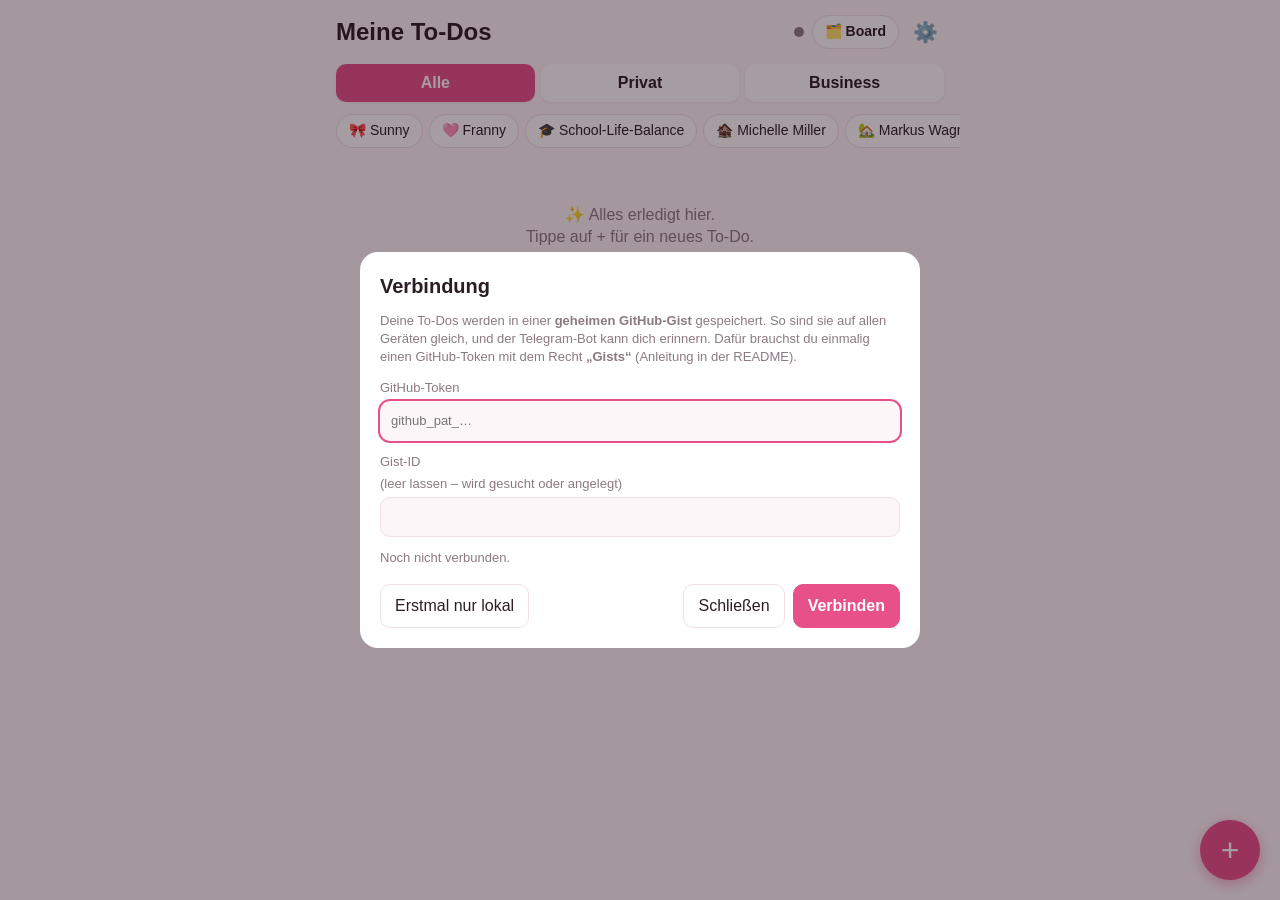
<file: docs/index.html>
<!doctype html>
<html lang="de">
<head>
<meta charset="utf-8">
<meta name="viewport" content="width=device-width, initial-scale=1, viewport-fit=cover">
<title>Meine To-Dos</title>
<meta name="theme-color" content="#e8508a">
<meta name="apple-mobile-web-app-capable" content="yes">
<meta name="apple-mobile-web-app-title" content="To-Dos">
<meta name="apple-mobile-web-app-status-bar-style" content="default">
<link rel="manifest" href="manifest.webmanifest">
<link rel="icon" href="icons/icon-192.png">
<link rel="apple-touch-icon" href="icons/icon-180.png">
<link rel="stylesheet" href="style.css">
</head>
<body>
<header class="top">
  <h1>Meine To-Dos</h1>
  <span id="sync" class="sync" title="Synchronisierung"></span>
  <button id="btnMode" class="mode-btn">🗂️ Board</button>
  <button id="btnSettings" class="icon-btn" aria-label="Einstellungen">⚙️</button>
</header>

<nav class="areas" id="areas"></nav>
<nav class="cats" id="cats"></nav>

<main id="list"></main>

<button id="btnAdd" class="fab" aria-label="Neues To-Do">+</button>

<!-- To-Do bearbeiten -->
<dialog id="dlgTodo" class="sheet">
  <form method="dialog" id="todoForm">
    <h2 id="todoHeading">Neues To-Do</h2>
    <input id="fTitle" class="title-input" placeholder="Was ist zu tun?" autocomplete="off" required>
    <div class="field-label">Kategorie</div>
    <div id="fCats" class="cat-pick"></div>
    <div class="field-label">Status</div>
    <div id="fStatus" class="cat-pick"></div>
    <div class="row">
      <label>Datum<input type="date" id="fDate"></label>
      <label>Uhrzeit<input type="time" id="fTime"></label>
    </div>
    <label>Erinnerung
      <select id="fRemind">
        <option value="">Keine</option>
        <option value="0">Zum Termin</option>
        <option value="15">15 Min. vorher</option>
        <option value="60">1 Std. vorher</option>
        <option value="180">3 Std. vorher</option>
        <option value="1440">1 Tag vorher</option>
        <option value="abend">Am Vorabend, 19 Uhr</option>
      </select>
    </label>
    <p class="hint" id="remindHint"></p>
    <label>Notizen<textarea id="fNotes" rows="3"></textarea></label>
    <div class="actions">
      <button type="button" id="btnDelete" class="btn danger">Löschen</button>
      <span class="spacer"></span>
      <button type="button" id="btnCancel" class="btn">Abbrechen</button>
      <button type="submit" class="btn primary">Speichern</button>
    </div>
  </form>
</dialog>

<!-- Einrichtung / Einstellungen -->
<dialog id="dlgSettings" class="sheet">
  <form method="dialog" id="settingsForm">
    <h2>Verbindung</h2>
    <p class="hint">Deine To-Dos werden in einer <b>geheimen GitHub-Gist</b> gespeichert. So sind sie auf allen Geräten gleich,
      und der Telegram-Bot kann dich erinnern. Dafür brauchst du einmalig einen GitHub-Token mit dem Recht <b>„Gists“</b>
      (Anleitung in der README).</p>
    <label>GitHub-Token<input id="sToken" type="password" autocomplete="off" placeholder="github_pat_…"></label>
    <label>Gist-ID <span class="muted">(leer lassen – wird gesucht oder angelegt)</span><input id="sGist" autocomplete="off"></label>
    <p id="sStatus" class="hint"></p>
    <div id="homeSetup" class="home-setup" hidden>
      <button type="button" id="btnHomeSetup" class="btn">📱 Für den Home-Bildschirm vorbereiten</button>
      <p id="homeHint" class="hint" hidden>Fertig ✅ Jetzt in Safari unten auf <b>Teilen</b> (□↑) tippen → <b>Zum Home-Bildschirm</b>.
        Das Symbol merkt sich die Verbindung, du musst den Token dort nicht mehr eingeben.
        Die Adresse enthält jetzt deinen Token – bitte nicht weitergeben.</p>
    </div>
    <div class="actions">
      <button type="button" id="btnLocal" class="btn">Erstmal nur lokal</button>
      <span class="spacer"></span>
      <button type="button" id="btnCloseSettings" class="btn">Schließen</button>
      <button type="submit" id="btnConnect" class="btn primary">Verbinden</button>
    </div>
  </form>
</dialog>

<script src="app.js"></script>
</body>
</html>
</file>
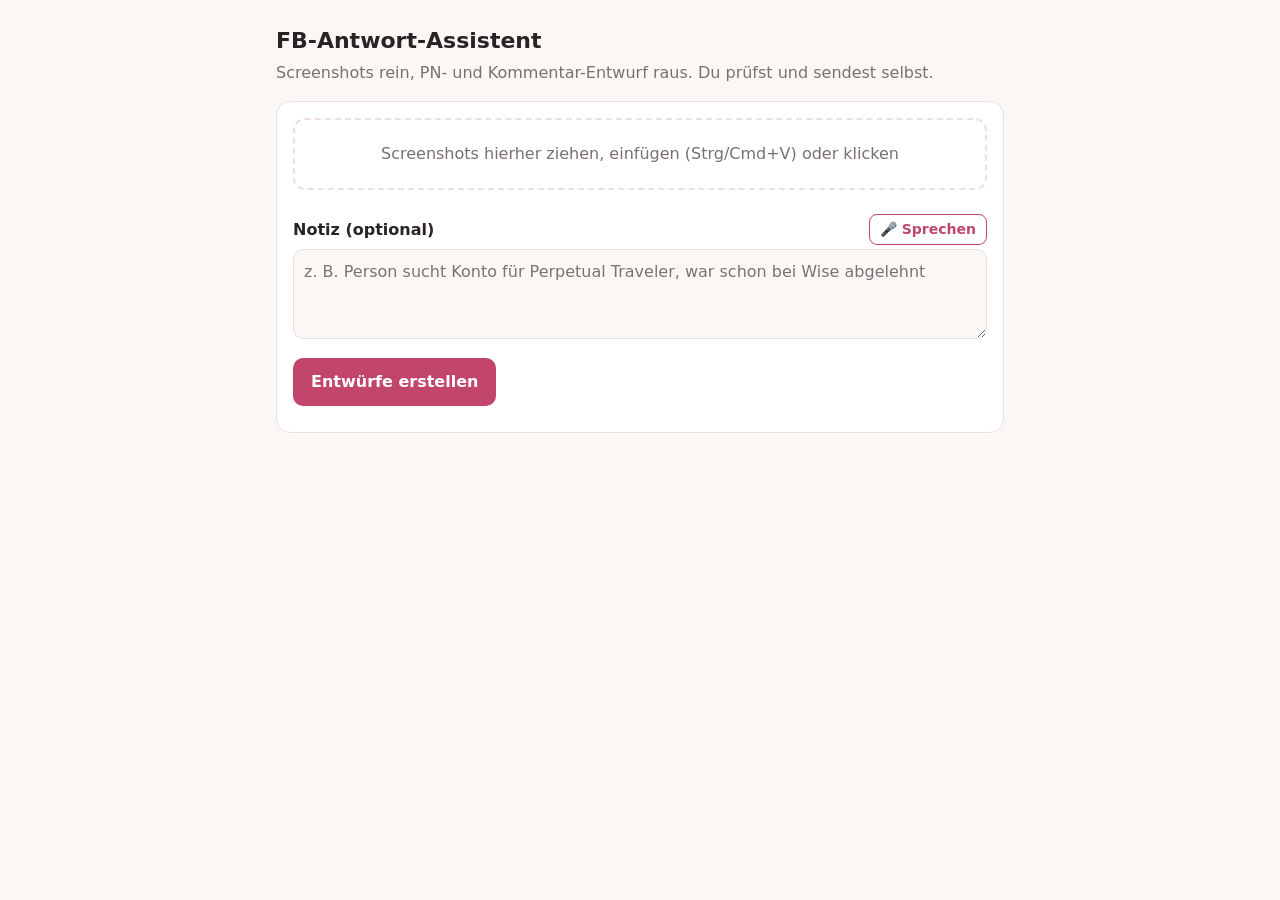
<file: fb-assistent/static/index.html>
<!doctype html>
<html lang="de">
<head>
<meta charset="utf-8">
<meta name="viewport" content="width=device-width, initial-scale=1">
<title>FB-Antwort-Assistent</title>
<style>
  :root { --bg:#faf7f5; --card:#fff; --text:#2a2326; --muted:#7a6f73; --accent:#c2456b; --line:#eadfe2; }
  @media (prefers-color-scheme: dark) { :root { --bg:#1b1719; --card:#262124; --text:#f3eced; --muted:#a89ca0; --accent:#e5799a; --line:#3a3236; } }
  * { box-sizing:border-box; }
  body { margin:0; background:var(--bg); color:var(--text); font:16px/1.5 system-ui,sans-serif; }
  main { max-width:760px; margin:0 auto; padding:16px; }
  h1 { font-size:22px; margin:8px 0 4px; }
  p.sub { color:var(--muted); margin:0 0 16px; }
  .card { background:var(--card); border:1px solid var(--line); border-radius:14px; padding:16px; margin-bottom:14px; }
  .drop { border:2px dashed var(--line); border-radius:12px; padding:22px; text-align:center; color:var(--muted); cursor:pointer; }
  .drop.over { border-color:var(--accent); }
  .thumbs { display:flex; flex-wrap:wrap; gap:8px; margin-top:12px; }
  .thumbs div { position:relative; }
  .thumbs img { height:80px; border-radius:8px; border:1px solid var(--line); }
  .thumbs button { position:absolute; top:-6px; right:-6px; border-radius:50%; width:22px; height:22px; border:0; background:var(--accent); color:#fff; cursor:pointer; }
  textarea { width:100%; min-height:90px; padding:10px; border:1px solid var(--line); border-radius:10px; background:var(--bg); color:var(--text); font:inherit; resize:vertical; }
  button.primary { background:var(--accent); color:#fff; border:0; border-radius:10px; padding:12px 18px; font:inherit; font-weight:600; cursor:pointer; margin-top:12px; }
  button.primary:disabled { opacity:.5; cursor:wait; }
  button.small { background:transparent; color:var(--accent); border:1px solid var(--accent); border-radius:8px; padding:4px 10px; font:inherit; font-size:14px; cursor:pointer; }
  .row { display:flex; align-items:center; justify-content:space-between; gap:8px; margin:12px 0 4px; font-weight:600; }
  .tag { display:inline-block; font-size:12px; padding:2px 8px; border-radius:99px; border:1px solid var(--line); color:var(--muted); margin-left:6px; }
  .skip { color:var(--muted); }
  .err { color:#c0392b; margin-top:10px; }
  .mic { margin-left:8px; }
</style>
</head>
<body>
<main>
  <h1>FB-Antwort-Assistent</h1>
  <p class="sub">Screenshots rein, PN- und Kommentar-Entwurf raus. Du prüfst und sendest selbst.</p>

  <div class="card">
    <div class="drop" id="drop">Screenshots hierher ziehen, einfügen (Strg/Cmd+V) oder klicken</div>
    <input type="file" id="file" accept="image/*" multiple hidden>
    <div class="thumbs" id="thumbs"></div>
    <div class="row"><span>Notiz (optional)</span><button class="small mic" id="mic" type="button">🎤 Sprechen</button></div>
    <textarea id="notiz" placeholder="z. B. Person sucht Konto für Perpetual Traveler, war schon bei Wise abgelehnt"></textarea>
    <button class="primary" id="go">Entwürfe erstellen</button>
    <div class="err" id="err"></div>
  </div>

  <div id="out"></div>
</main>
<script>
const files = [];
const $ = id => document.getElementById(id);

function render() {
  $('thumbs').innerHTML = '';
  files.forEach((f, i) => {
    const d = document.createElement('div');
    const img = document.createElement('img'); img.src = URL.createObjectURL(f);
    const b = document.createElement('button'); b.textContent = '×'; b.onclick = () => { files.splice(i,1); render(); };
    d.append(img, b); $('thumbs').append(d);
  });
}

// Bild auf max. 1600 px verkleinern, damit Uploads klein und schnell bleiben
function verkleinern(file) {
  return new Promise(res => {
    const img = new Image();
    img.onload = () => {
      const s = Math.min(1, 1600 / Math.max(img.width, img.height));
      const c = document.createElement('canvas');
      c.width = Math.round(img.width * s); c.height = Math.round(img.height * s);
      c.getContext('2d').drawImage(img, 0, 0, c.width, c.height);
      c.toBlob(b => res(new File([b], 'screenshot.jpg', {type:'image/jpeg'})), 'image/jpeg', 0.85);
    };
    img.onerror = () => res(file);
    img.src = URL.createObjectURL(file);
  });
}

async function addFiles(list) {
  for (const f of list) if (f.type.startsWith('image/')) files.push(await verkleinern(f));
  render();
}

$('drop').onclick = () => $('file').click();
$('file').onchange = e => { addFiles(e.target.files); e.target.value = ''; };
$('drop').ondragover = e => { e.preventDefault(); $('drop').classList.add('over'); };
$('drop').ondragleave = () => $('drop').classList.remove('over');
$('drop').ondrop = e => { e.preventDefault(); $('drop').classList.remove('over'); addFiles(e.dataTransfer.files); };
document.addEventListener('paste', e => addFiles([...e.clipboardData.files]));

// Sprache -> Text (Browser-Spracherkennung, wo verfügbar)
const SR = window.SpeechRecognition || window.webkitSpeechRecognition;
if (!SR) $('mic').style.display = 'none';
else {
  let rec = null;
  $('mic').onclick = () => {
    if (rec) { rec.stop(); return; }
    rec = new SR(); rec.lang = 'de-DE'; rec.continuous = true; rec.interimResults = false;
    rec.onresult = e => { for (let i = e.resultIndex; i < e.results.length; i++) $('notiz').value += (e.results[i][0].transcript + ' '); };
    rec.onend = () => { rec = null; $('mic').textContent = '🎤 Sprechen'; };
    rec.start(); $('mic').textContent = '⏹ Stopp';
  };
}

function textBlock(titel, wert) {
  const wrap = document.createElement('div');
  const row = document.createElement('div'); row.className = 'row';
  const t = document.createElement('span'); t.textContent = titel;
  const b = document.createElement('button'); b.className = 'small'; b.textContent = 'Kopieren';
  const ta = document.createElement('textarea'); ta.value = wert;
  b.onclick = async () => { await navigator.clipboard.writeText(ta.value); b.textContent = 'Kopiert ✓'; setTimeout(() => b.textContent = 'Kopieren', 1500); };
  row.append(t, b); wrap.append(row, ta); return wrap;
}

function karte(p) {
  const c = document.createElement('div'); c.className = 'card';
  const h = document.createElement('div'); h.style.fontWeight = '700';
  h.textContent = p.name; const tag = document.createElement('span'); tag.className = 'tag'; tag.textContent = p.thema; h.append(tag);
  const k = document.createElement('p'); k.className = p.sucht_hilfe ? '' : 'skip';
  k.textContent = (p.sucht_hilfe ? '' : 'Kein Entwurf: ') + p.einschaetzung + (p.post_kurz ? ' (' + p.post_kurz + ')' : '');
  c.append(h, k);
  if (p.sucht_hilfe) c.append(textBlock('PN', p.pn), textBlock('Kommentar (öffentlich)', p.kommentar));
  return c;
}

$('go').onclick = async () => {
  $('err').textContent = ''; $('out').innerHTML = '';
  if (!files.length) { $('err').textContent = 'Bitte zuerst Screenshots hinzufügen.'; return; }
  $('go').disabled = true; $('go').textContent = 'Wird ausgewertet …';
  const fd = new FormData(); files.forEach(f => fd.append('bilder', f)); fd.append('notiz', $('notiz').value);
  try {
    const r = await fetch('/analyze', { method:'POST', body: fd });
    const j = await r.json();
    if (!r.ok) throw new Error(j.fehler || 'Unbekannter Fehler');
    if (!j.posts.length) $('out').textContent = 'Auf den Screenshots wurde kein passender Post erkannt.';
    j.posts.forEach(p => $('out').append(karte(p)));
  } catch (e) { $('err').textContent = e.message; }
  $('go').disabled = false; $('go').textContent = 'Entwürfe erstellen';
};
</script>
</body>
</html>
</file>
<file: docs/style.css>
:root {
  --bg: #fdf6f9;
  --card: #ffffff;
  --text: #2b1d24;
  --muted: #8c7a83;
  --line: #f0dfe7;
  --accent: #e8508a;
  --accent-soft: #fde3ee;
  --danger: #c93a3a;
  --late: #c93a3a;
  --shadow: 0 1px 3px rgba(120, 40, 80, .08);
  color-scheme: light;
}
@media (prefers-color-scheme: dark) {
  :root {
    --bg: #1a1418;
    --card: #251c22;
    --text: #f5e9ef;
    --muted: #a8949e;
    --line: #3a2c34;
    --accent: #f06a9e;
    --accent-soft: #4a2235;
    --danger: #ff6b6b;
    --late: #ff7b7b;
    --shadow: none;
    color-scheme: dark;
  }
}
* { box-sizing: border-box; }
html, body { margin: 0; }
body {
  background: var(--bg);
  color: var(--text);
  font: 16px/1.4 -apple-system, BlinkMacSystemFont, "Segoe UI", Roboto, sans-serif;
  padding-bottom: calc(96px + env(safe-area-inset-bottom));
  max-width: 640px;
  margin: 0 auto;
}
button { font: inherit; color: inherit; cursor: pointer; }

.top {
  display: flex; align-items: center; gap: 8px;
  padding: calc(12px + env(safe-area-inset-top)) 16px 8px;
}
.top h1 { font-size: 24px; margin: 0; flex: 1; }
.icon-btn { background: none; border: 0; font-size: 20px; padding: 6px; }
.mode-btn {
  border: 1px solid var(--line); background: var(--card); border-radius: 999px;
  padding: 6px 12px; font-size: 14px; font-weight: 600;
}
.sync { width: 10px; height: 10px; border-radius: 50%; background: var(--muted); }
.sync.ok { background: #3bb273; }
.sync.busy { background: #e5a83a; }
.sync.err { background: var(--danger); }
.sync.local { background: var(--muted); }

.areas { display: flex; gap: 6px; padding: 4px 16px; }
.areas button {
  flex: 1; border: 0; border-radius: 10px; padding: 8px 0;
  background: var(--card); box-shadow: var(--shadow); font-weight: 600;
}
.areas button.on { background: var(--accent); color: #fff; }

.cats { display: flex; gap: 6px; overflow-x: auto; padding: 8px 16px; scrollbar-width: none; }
.cats::-webkit-scrollbar { display: none; }
.chip {
  white-space: nowrap; border: 1px solid var(--line); background: var(--card);
  border-radius: 999px; padding: 6px 12px; font-size: 14px;
}
.chip.on { border-color: var(--accent); background: var(--accent-soft); font-weight: 600; }
.chip .n { color: var(--muted); font-size: 12px; margin-left: 4px; }

main { padding: 0 16px; }
.group h3 {
  font-size: 13px; text-transform: uppercase; letter-spacing: .04em;
  color: var(--muted); margin: 18px 4px 6px;
}
.group.late h3 { color: var(--late); }
.item {
  display: flex; align-items: flex-start; gap: 12px;
  background: var(--card); border-radius: 12px; box-shadow: var(--shadow);
  padding: 12px; margin-bottom: 6px;
}
.check {
  flex: none; width: 24px; height: 24px; border-radius: 50%;
  border: 2px solid var(--accent); background: none; padding: 0; margin-top: 1px;
  display: grid; place-items: center; color: #fff; font-size: 14px;
}
.item.done .check { background: var(--accent); }
.item.done .t { text-decoration: line-through; color: var(--muted); }
.item .body { flex: 1; min-width: 0; cursor: pointer; }
.item .t { overflow-wrap: anywhere; }
.item .meta { font-size: 13px; color: var(--muted); margin-top: 2px; display: flex; gap: 10px; flex-wrap: wrap; }
.item .meta .late { color: var(--late); font-weight: 600; }
.empty { text-align: center; color: var(--muted); padding: 48px 16px; }
.more { display: block; margin: 8px auto; background: none; border: 0; color: var(--accent); font-weight: 600; }

/* Kanban-Board */
body.board-mode { max-width: none; }
body.board-mode .top, body.board-mode .areas, body.board-mode .cats { max-width: 1400px; margin-left: auto; margin-right: auto; }
.board {
  display: flex; gap: 12px; overflow-x: auto; padding: 8px 0 16px;
  scroll-snap-type: x mandatory; max-width: 1400px; margin: 0 auto;
}
.col {
  flex: 1 0 240px; min-width: 240px; background: var(--accent-soft); border-radius: 14px;
  padding: 10px; display: flex; flex-direction: column; gap: 6px; scroll-snap-align: start;
  border: 2px solid transparent;
}
.col.over { border-color: var(--accent); }
.col h3 { margin: 2px 4px 4px; font-size: 15px; display: flex; gap: 6px; align-items: center; }
.col h3 .n { margin-left: auto; color: var(--muted); font-size: 13px; font-weight: 600; }
.cards { display: flex; flex-direction: column; gap: 6px; min-height: 40px; }
.card {
  background: var(--card); border-radius: 10px; box-shadow: var(--shadow);
  padding: 10px; cursor: grab; user-select: none;
}
.card.dragging { opacity: .4; }
.card .t { overflow-wrap: anywhere; }
.card.done .t { text-decoration: line-through; color: var(--muted); }
.card .meta { font-size: 12px; color: var(--muted); margin-top: 4px; display: flex; gap: 8px; flex-wrap: wrap; }
.card .meta .late { color: var(--late); font-weight: 600; }
.add-in { background: none; border: 0; color: var(--muted); text-align: left; padding: 6px 4px; font-size: 14px; }
.add-in:hover { color: var(--accent); }
@media (max-width: 640px) {
  .col { flex-basis: 80vw; min-width: 80vw; }
}

.fab {
  position: fixed; right: 20px; bottom: calc(20px + env(safe-area-inset-bottom));
  width: 60px; height: 60px; border-radius: 50%; border: 0;
  background: var(--accent); color: #fff; font-size: 32px; line-height: 1;
  box-shadow: 0 4px 14px rgba(232, 80, 138, .45);
}

.sheet {
  border: 0; padding: 0; width: 100%; max-width: 560px;
  border-radius: 18px; background: var(--card); color: var(--text);
}
.sheet::backdrop { background: rgba(30, 10, 20, .4); }
.sheet form { padding: 20px; display: flex; flex-direction: column; gap: 12px; }
.sheet h2 { margin: 0; font-size: 20px; }
label { display: flex; flex-direction: column; gap: 4px; font-size: 13px; color: var(--muted); flex: 1; }
.field-label { font-size: 13px; color: var(--muted); }
input, select, textarea {
  font: inherit; color: var(--text); background: var(--bg);
  border: 1px solid var(--line); border-radius: 10px; padding: 10px; width: 100%;
}
input:focus, select:focus, textarea:focus { outline: 2px solid var(--accent); border-color: transparent; }
.title-input { font-size: 18px; }
.row { display: flex; gap: 10px; }
.cat-pick { display: flex; flex-wrap: wrap; gap: 6px; }
.cat-pick .area { width: 100%; font-size: 12px; color: var(--muted); margin-top: 2px; }
.home-setup { display: flex; flex-direction: column; gap: 8px; }
.home-setup[hidden], .hint[hidden] { display: none; }
.hint { font-size: 13px; color: var(--muted); margin: 0; }
.muted { color: var(--muted); font-weight: normal; }
.actions { display: flex; gap: 8px; align-items: center; margin-top: 4px; }
.spacer { flex: 1; }
.btn { border: 1px solid var(--line); background: var(--card); border-radius: 10px; padding: 10px 14px; }
.btn.primary { background: var(--accent); border-color: var(--accent); color: #fff; font-weight: 600; }
.btn.danger { color: var(--danger); border-color: transparent; background: none; padding-left: 0; }

@media (max-width: 380px) {
  .row { flex-direction: column; }
}
</file>
